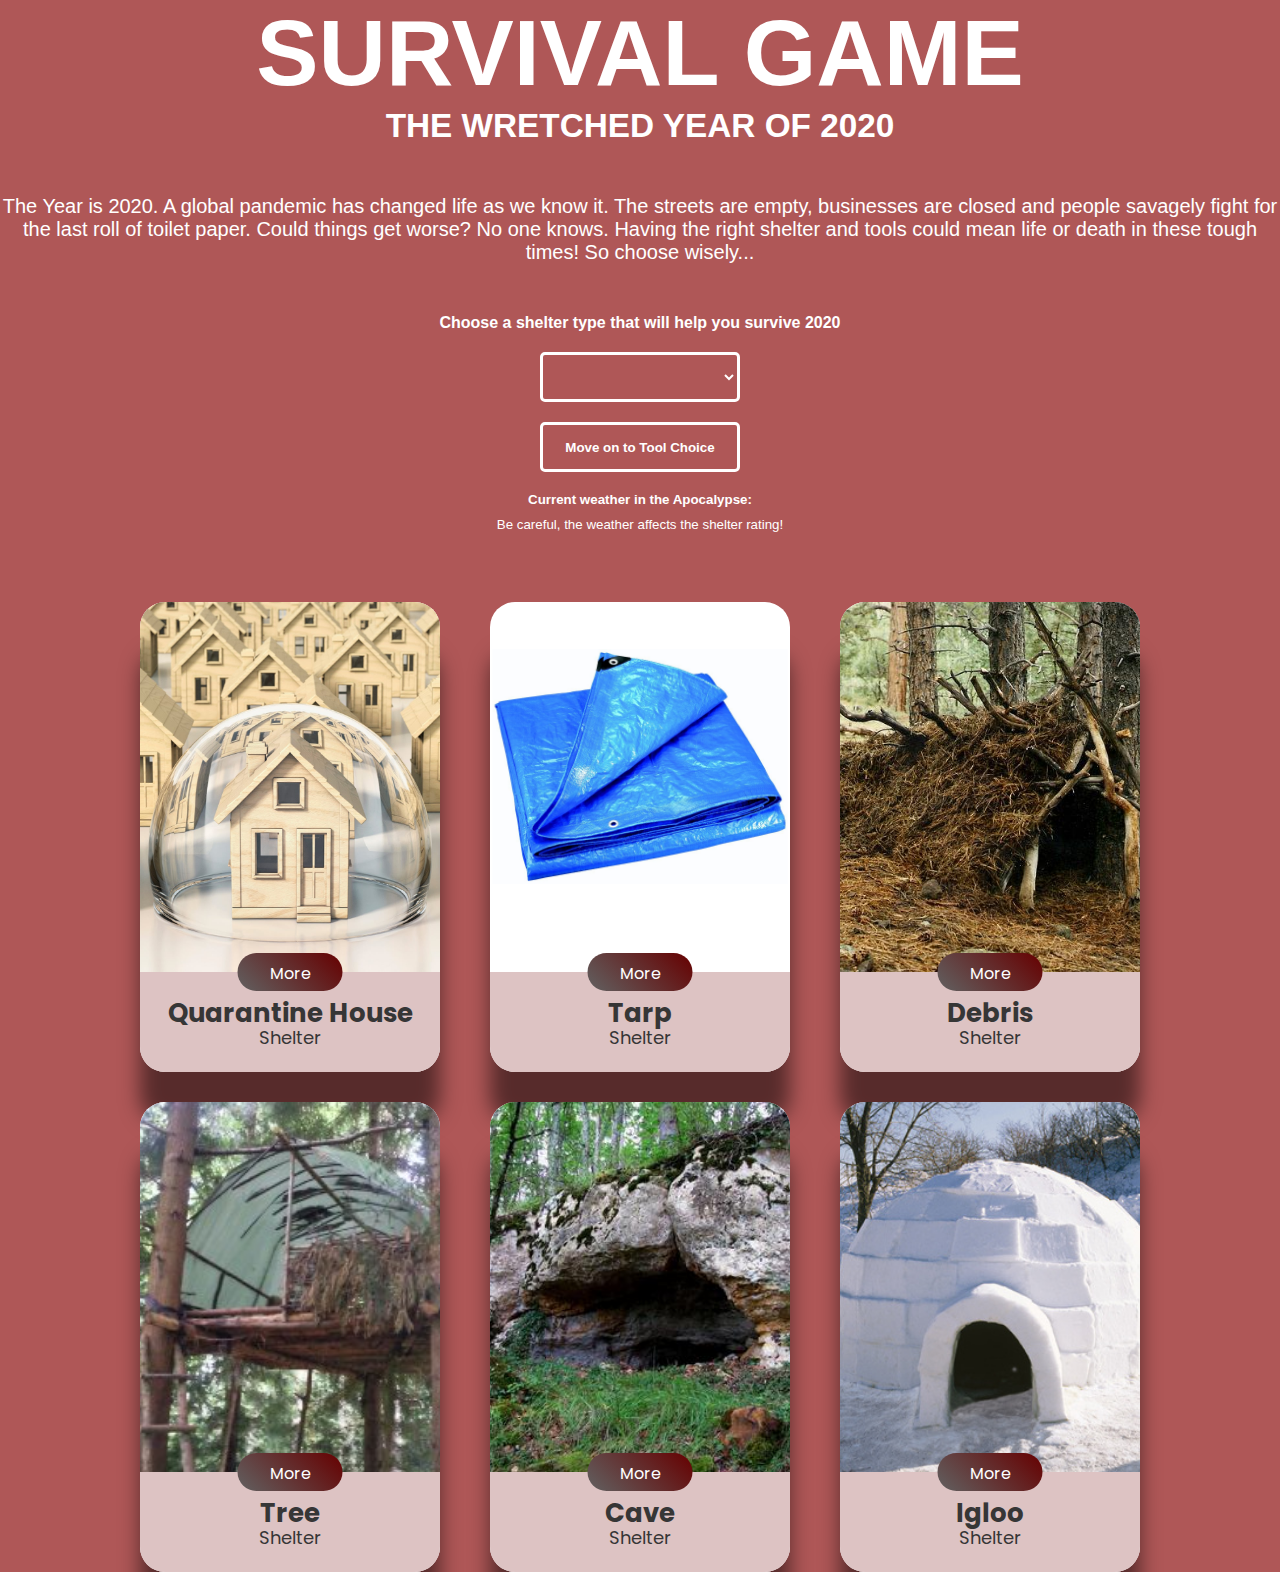
<file: frontEnd/index.html>
<!DOCTYPE html>
<html lang="en">
<head>
    <meta charset="UTF-8">
    <meta name="viewport" content="width=device-width, initial-scale=1.0">
    <title>SURVIVAL</title>
    <link href="https://fonts.googleapis.com/css?family=Poppins:300,400,700&display=swap" rel="stylesheet">
    <script defer src='app.js'></script>
    <link rel="stylesheet" href="style.css">
</head>
<body>
    <header>
        <h1>SURVIVAL GAME</h1>
        <h2>THE WRETCHED YEAR OF 2020</h2>
        <h4>The Year is 2020. A global pandemic has changed life as we know it. The streets are empty, businesses are closed and people savagely fight for the last roll of toilet paper. Could things get worse? No one knows. Having the right shelter and tools could mean life or death in these tough times! So choose wisely... </h4>
    </header>
    <h5>Choose a shelter type that will help you survive 2020</h5>
    <form>
        <select id="shelter-dropdown" name="shelter_id"></select>
        <input type="button" id="shelter-selection" value="Move on to Tool Choice">
    </form>   
    <h6 id="weather">Current weather in the Apocalypse: </h6>
    <h7>Be careful, the weather affects the shelter rating!</h7>
     <div class="firstRow">
        <div class="card">
            <link rel="stylesheet" href="cardStyles/qhouse.css"> 
            <div class="image-box"></div>
            <img class="shelter-image" src="cardImages/qhouse.jpg" alt="qhouse">
            <div class="bottom">
            <div class="btn"> 
                <div class="btn-text">
                    <span>More</span><span>Close</span>
                </div>
            </div>
            <div class="name">Quarantine House</div>
            <div class="designation">Shelter</div>
        </div>
        <div class="cardback">
            <p>Shelter Rating: 7</p>
            <p style="line-height: 1" class="quote"><font size="2"><i>"Jill, we've traced the call - it's coming from inside the house!"</i></font></p>
            <p class="auth"><font size="1">- Officer Burroughs</font></p>
        </div>
    </div>
            
        <div class="card">
            <link rel="stylesheet" href="cardStyles/tarp.css">
            <div class="image-box"></div>
            <img class="tarpshelter-image" src="cardImages/tarp.jpg" alt="tarp">
            <div class="bottom">
                <div class="btn"> 
                    <div class="btn-text">
                        <span>More</span><span>Close</span>
                    </div>
                </div>
                <div class="name">Tarp</div>
                <div class="designation">Shelter</div>
            </div>
            <div class="cardback">
                    <p>Shelter Rating: 6</p>
                    <p style="line-height: 1" class="tarpquote"><font size="2"><i>"The only difference between me and a homeless man is this job. I will do whatever it takes to survive. Like I did - when I was a homeless man."</i></font></p>
                    <p class="tarpauth"><font size="1">- Creed Bratton</font></p>
            </div>
        </div>

        <div class="card">
            <link rel="stylesheet" href="cardStyles/debris.css">
            <div class="image-box"></div>
                <img class="debrisshelter-image" src="cardImages/debris.jpg" alt="debris">
            <div class="bottom">
                <div class="btn"> 
                    <div class="btn-text">
                        <span>More</span><span>Close</span>
                    </div>
                </div>
                <div class="name">Debris</div>
                <div class="designation">Shelter</div>
            </div>
            <div class="cardback">
                <p>Shelter Rating: 5</p>
                <p style="line-height: 1" class="debrisquote"><font size="2"><i>"Catch the early bird special here at the Lobster Shanty - there's fresh seafood, good prices... plus. It's a shanty."</i></font></p>
                <p class="debrisauth"><font size="1">- Peter Griffin</font></p>
    
            </div>
        </div>
    </div>
    <div class="secondRow">  
        <div class="card">
            <link rel="stylesheet" href="cardStyles/tree.css">
            <div class="image-box"></div>
                <img class="treeshelter-image" src="cardImages/tree.jpg" alt="tree">
            <div class="bottom">
                <div class="btn"> 
                    <div class="btn-text">
                        <span>More</span><span>Close</span>
                    </div>
                </div>
                <div class="name">Tree</div>
                <div class="designation">Shelter</div>
            </div>
            <div class="cardback">
                <p>Shelter Rating: 4</p>
                <p style="line-height: 1" class="treequote"><font size="2"><i>"Bears are extremely good in climbing. Their claws provide great grip... They can also kill opponents by throwing them off the tree."</i></font></p>
                <p class="treeauth"><font size="1">- welovebears.club</font></p>
            </div>
        </div>
        <div class="card">
            <link rel="stylesheet" href="cardStyles/cave.css">
            <div class="image-box"></div>
                <img class="caveshelter-image" src="cardImages/cave.jpeg" alt="cave">
            <div class="bottom">
                <div class="btn"> 
                    <div class="btn-text">
                        <span>More</span><span>Close</span>
                    </div>
                </div>
                <div class="name">Cave</div>
                <div class="designation">Shelter</div>
            </div>
            <div class="cardback">
                <p>Shelter Rating: 8</p>
                <p style="line-height: 1" class="cavequote"><font size="2"><i>"The cave you fear to enter holds the treasure you seek."</i></font></p>
                <p class="caveauth"><font size="1">- Joseph Campbell</font></p>
    
            </div>
        </div>
        <div class="card" id="igloo">
            <link rel="stylesheet" href="cardStyles/igloo.css">
            <div class="image-box"></div>
                <img class="iglooshelter-image" src="cardImages/igloo.jpg" alt="igloo">
            <div class="bottom">
                <div class="btn"> 
                    <div class="btn-text">
                        <span>More</span><span>Close</span>
                    </div>
                </div>
                <div class="name">Igloo</div>
                <div class="designation">Shelter</div>
            </div>
            <div class="cardback">
                <p>Shelter Rating: 6</p>
                <p style="line-height: 1" class="iglooquote"><font size="2"><i>"You don't</i><b>  like<i></b> my 'Snowman House of Horror,' </i><b> do<i></b> you?!'"</i></font></p>
                <p class="iglooauth"><font size="1">- Calvin</font></p>
    
            </div>
        </div>
    </div>
    </div>   
    </div>
</body>
</html>
</file>
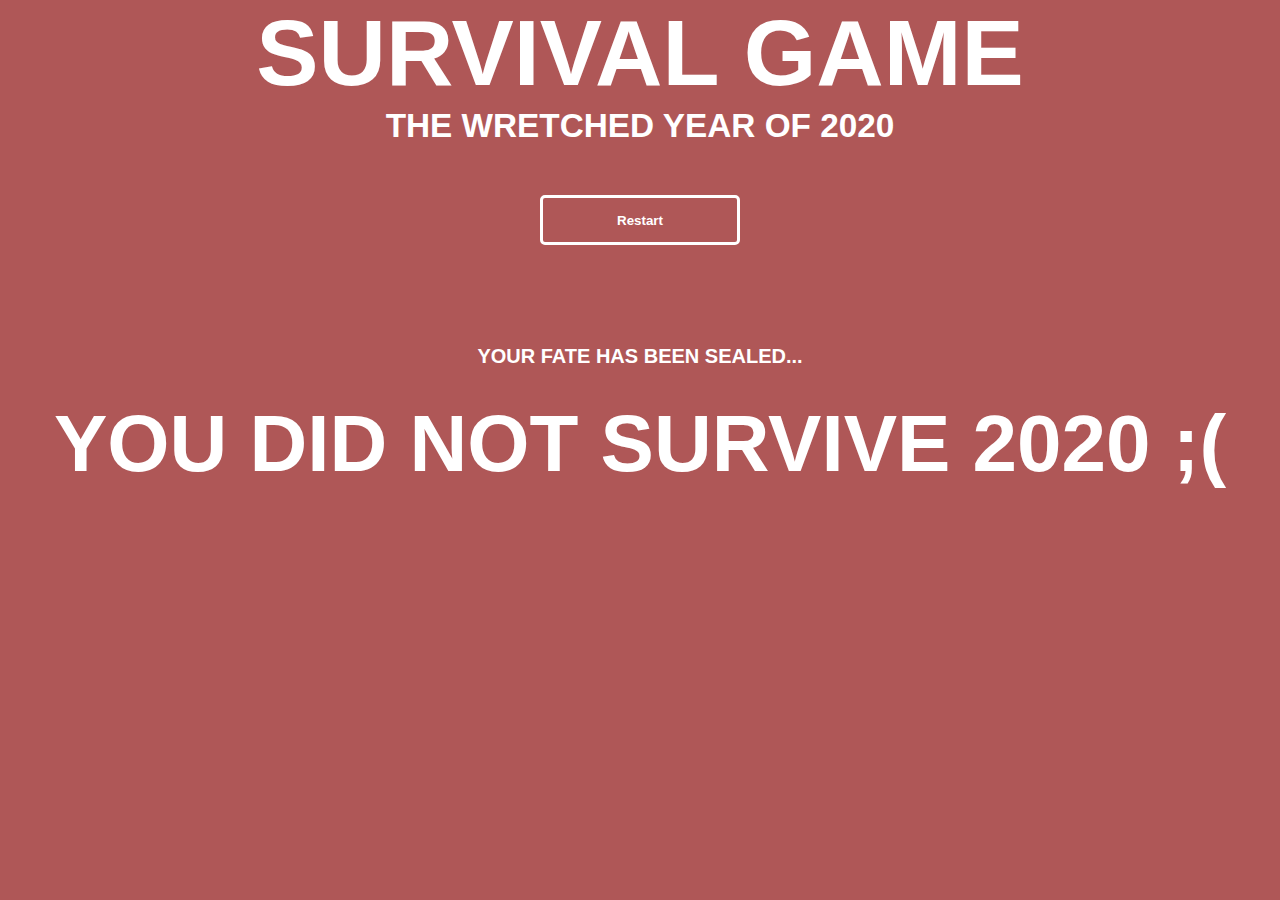
<file: frontEnd/fate.html>
<!DOCTYPE html>
<html lang="en">
<head>
    <meta charset="UTF-8">
    <meta name="viewport" content="width=device-width, initial-scale=1.0">
    <title>Document</title>
    <script defer src='fate.js'></script>
    <link rel="stylesheet" href="fate.css">
</head>
<body>
    <header>
        <h1>SURVIVAL GAME</h1>
        <h2>THE WRETCHED YEAR OF 2020</h2>
    </header>
    <input type="button" onclick="location.href ='index.html';" value="Restart">
    <h3>YOUR FATE HAS BEEN SEALED...</h3>
    <p id="your-fate"></p> 
</body>
</html>
</file>
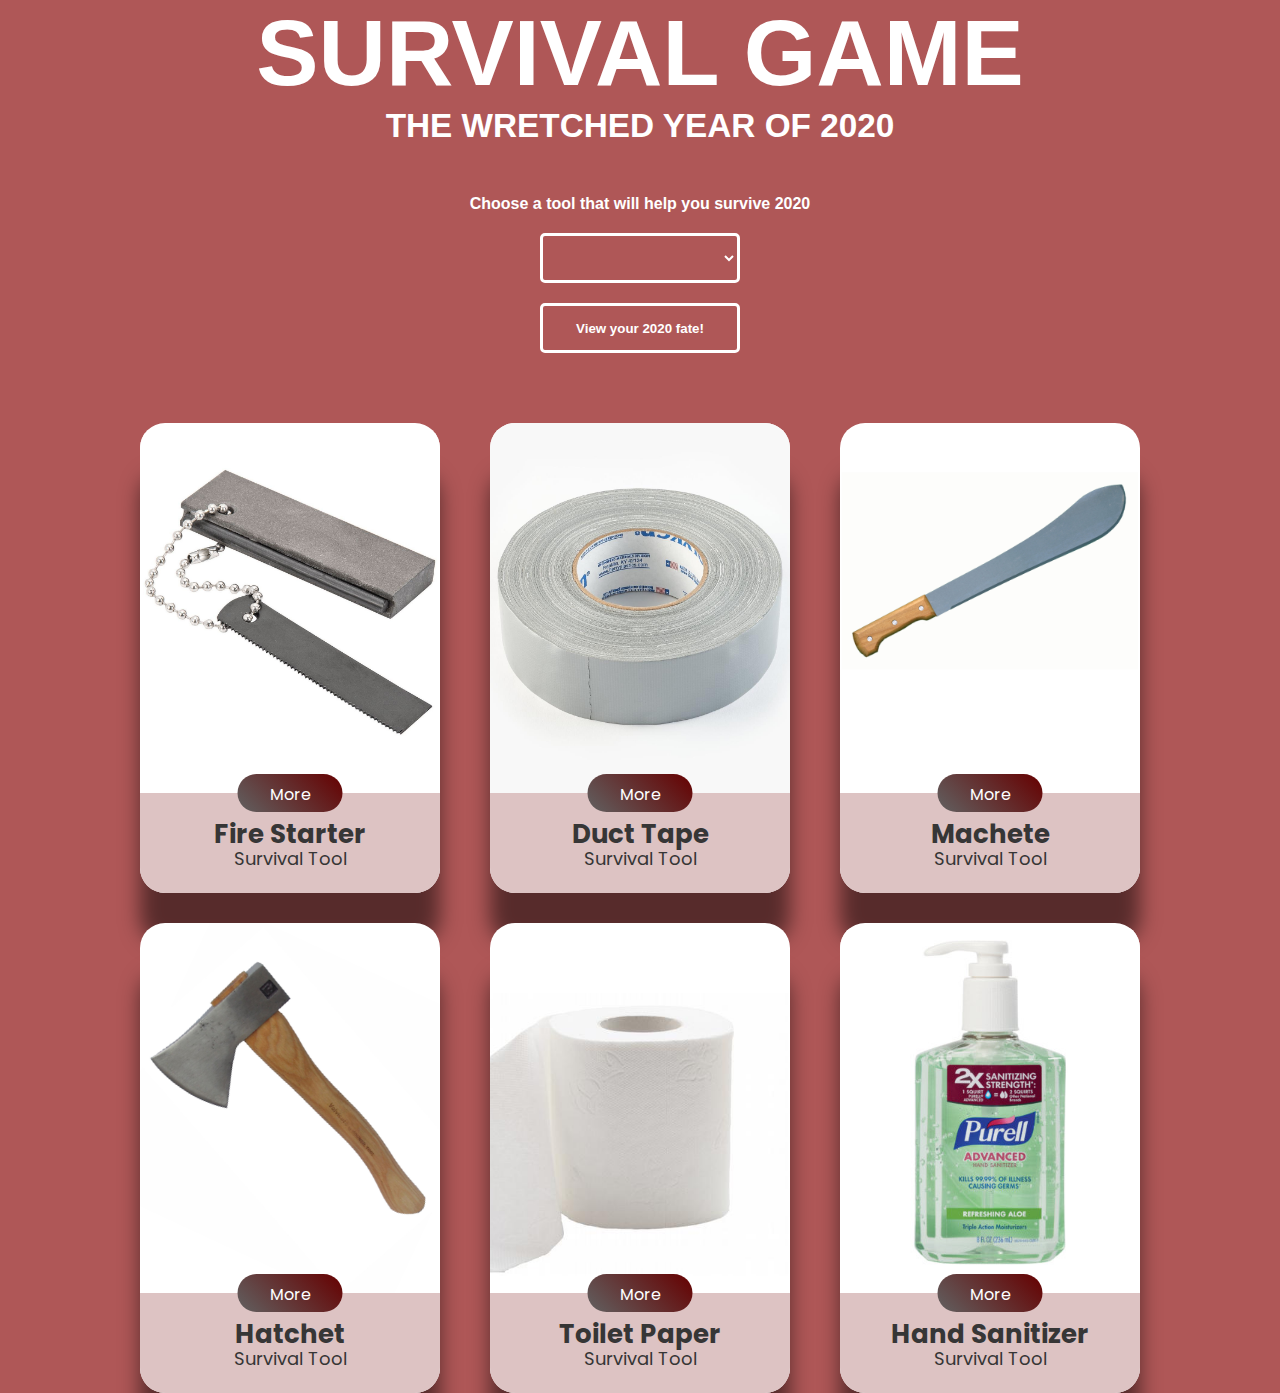
<file: frontEnd/tool.html>
<!DOCTYPE html>
<html lang="en">
<head>
    <meta charset="UTF-8">
    <meta name="viewport" content="width=device-width, initial-scale=1.0">
    <title>Choose your tool!</title>
    <link href="https://fonts.googleapis.com/css?family=Poppins:300,400,700&display=swap" rel="stylesheet">
    <script defer src='tool.js'></script>
    <link rel="stylesheet" href="tool.css">
</head>
<body>
    <header>
        <h1>SURVIVAL GAME</h1>
        <h2>THE WRETCHED YEAR OF 2020</h2>
    </header>
    <h5>Choose a tool that will help you survive 2020</h5>
    <form>
        <select id="tool-dropdown" name="tool_id"></select>
        <input type="button" id="tool-selection" value="View your 2020 fate!">
    </form>    

    <div class="firstRow">
        <div class="card">
            <link rel="stylesheet" href="cardStyles/firestarter.css">
            <div class="image-box"></div>
                <img class="firestartertool-image" src="cardImages/firestarter.jpg" alt="firestarter">
            <div class="bottom">
                <div class="btn"> 
                    <div class="btn-text">
                        <span>More</span><span>Close</span>
                    </div>
                </div>
                <div class="name">Fire Starter</div>
                <div class="designation">Survival Tool</div>
            </div>
            <div class="cardback">
                <p>Tool Rating: 7</p>
                <p style="line-height: 1" class="fsquote"><font size="2"><i>"Heheh.. heh FIRE! heh. FIRE! FIRE! FIRE! heheh."</i></font></p>
                <p class="fsauth"><font size="1">- Beavis</font></p>
    
            </div>
        </div>

        <div class="card">
            <link rel="stylesheet" href="cardStyles/tape.css">
            <div class="image-box"></div>
                <img class="tapetool-image" src="cardImages/tape.jpg" alt="tape">
            <div class="bottom">
                <div class="btn"> 
                    <div class="btn-text">
                        <span>More</span><span>Close</span>
                    </div>
                </div>
                <div class="name">Duct Tape</div>
                <div class="designation">Survival Tool</div>
            </div>
            <div class="cardback">
                <p>Tool Rating: 6</p>
                <p style="line-height: 1" class="tapequote"><font size="2"><i>"Silence is golden. Duct tape is silver."</i></font></p>
                <p style="line-height: 0.8" class="tapeauth"><font size="1">- That stupid shirt that guy<br>you knew in middle school<br>wore all the time</font></p>
    
            </div>
        </div>

        <div class="card">
            <link rel="stylesheet" href="cardStyles/machete.css">
            <div class="image-box"></div>
                <img class="machetetool-image" src="cardImages/farm-machete-1.jpg" alt="Machete">
            <div class="bottom">
                <div class="btn"> 
                    <div class="btn-text">
                        <span>More</span><span>Close</span>
                    </div>
                </div>
                <div class="name">Machete</div>
                <div class="designation">Survival Tool</div>
            </div>
            <div class="cardback">
                <p>Tool Rating: 8</p>
                <p class="machetequote"><font size="2"><i>"Ch ch ch ... ah ah ah"</i></font></p>
                <p class="macheteauth"><font size="1">- Jason Voorhees</font></p>
    
            </div>
        </div>
    </div>
    <div class="secondRow">
        <div class="card">
            <link rel="stylesheet" href="cardStyles/hatchet.css">
            <div class="image-box"></div>
                <img class="hatchettool-image" src="cardImages/hatchet.jpg" alt="Hatchet">
            <div class="bottom">
                <div class="btn"> 
                    <div class="btn-text">
                        <span>More</span><span>Close</span>
                    </div>
                </div>
                <div class="name">Hatchet</div>
                <div class="designation">Survival Tool</div>
            </div>
            <div class="cardback">
                <p>Tool Rating: 6</p>
                <p style="line-height: 1" class="hatchetquote"><font size="2"><i>"Here's Johnny!"</i></font></p>
                <p class="hatchetauth"><font size="1">- Jack Torrance</font></p>
    
            </div>
        </div>

        <div class="card">
            <link rel="stylesheet" href="cardStyles/toiletpaper.css">
            <div class="image-box"></div>
                <img class="tptool-image" src="cardImages/tp.jpg" alt="Toilet Paper">
            <div class="bottom">
                <div class="btn"> 
                    <div class="btn-text">
                        <span>More</span><span>Close</span>
                    </div>
                </div>
                <div class="name">Toilet Paper</div>
                <div class="designation">Survival Tool</div>
            </div>
            <div class="cardback">
                <p>Tool Rating: 4</p>
                <p style="line-height: 1" class="tpquote"><font size="2"><i>"I'm looking into making toilet paper. It's not an option unless you a bum and gotta use newspaper. It's not an option. Like, it's an option if you wanna drive a car. It's an option if you wanna use a straw."</i></font></p>
                <p class="tpauth"><font size="1">- Cam'ron</font></p>
    
            </div>
        </div>

        <div class="card">
            <link rel="stylesheet" href="cardStyles/sanitizer.css">
            <div class="image-box"></div>
                <img class="sanitizertool-image" src="cardImages/sanitizer.jpg" alt="Sanitizer">
            <div class="bottom">
                <div class="btn"> 
                    <div class="btn-text">
                        <span>More</span><span>Close</span>
                    </div>
                </div>
                <div class="name">Hand Sanitizer </div>
                <div class="designation">Survival Tool</div>
            </div>
            <div class="cardback">
                <p>Tool Rating: 7</p>
                <p style="line-height: 1" class="sanitizerquote"><font size="2"><i>"Mr. Colvin sold 300 [of his nearly 18,000] bottles of hand sanitizer at a markup on Amazon before the company removed his listings and warned sellers they would be suspended for price gouging."</i></font></p>
                <p class="sanitizerauth"><font size="1">- Jack Nicas, <i>The Independent</i></font></p>
    
            </div>
        </div>













    </div>
    </div>
    
</body>
</html>
</file>
<file: frontEnd/style.css>
*{
  margin:0;
  padding:0;
}
html, body{
  height:100%;
}

body{
  background-color:rgba(160, 57, 57, 0.849);
  background-image:url(https://townsquare.media/site/366/files/2015/08/Apocalypse1-630x420.jpg?w=980&q=75);
  background-position: center;
  background-size:cover;
  background-blend-mode:soft-light;
  /* width:600px;
  height:300px; */
  /* margin:auto; */
  /* position:absolute; */
  top:0px; bottom:0px; right:0px; left:0px;
}

/* header{
  width:600px;
  height:300px;
  margin:auto;
  position:absolute;
  top:0px; bottom:0px; right:0px; left:0px;
} */
h1{
  display: block;
  text-align: center;
  color:white;
  font-size:70pt;
  font-family:Impact, Haettenschweiler, 'Arial Narrow Bold', sans-serif;
  font-weight: bolder;
}

h2{
  display:block;
  margin-top:0px;
  text-align: center;
  color:white;
  font-size:25pt;
  font-family:"Arial Black", Gadget, sans-serif;
}
h4{
  display:block;
  margin-top:50px;
  text-align: center;
  color:white;
  font-size:15pt;
  font-weight: normal;
  font-family:  'Helvetica Neue', sans-serif;
}
h5{
  display:block;
  margin-top:50px;
  text-align: center;
  color:white;
  font-size:12pt;
  font-weight: bold;
  font-family: -apple-system, BlinkMacSystemFont, 'Segoe UI', Roboto, Oxygen, Ubuntu, Cantarell, 'Open Sans', 'Helvetica Neue', sans-serif;
}

h6{
  display:block;
  margin-top:10px;
  text-align: center;
  color:white;
  font-size:10pt;
  font-family: -apple-system, BlinkMacSystemFont, 'Segoe UI', Roboto, Oxygen, Ubuntu, Cantarell, 'Open Sans', 'Helvetica Neue', sans-serif;
}

h7{
  display:block;
  margin-top:10px;
  text-align: center;
  color:white;
  font-size:10pt;
  font-family: -apple-system, BlinkMacSystemFont, 'Segoe UI', Roboto, Oxygen, Ubuntu, Cantarell, 'Open Sans', 'Helvetica Neue', sans-serif;
}

select,input {
  margin: 20px auto;
  display:block;
  width: 200px;
  height:50px;
  border:3px solid white;
  background-color:rgba(255,255,255,0);
  color:white;
  font-family:-apple-system, BlinkMacSystemFont, 'Segoe UI', Roboto, Oxygen, Ubuntu, Cantarell, 'Open Sans', 'Helvetica Neue', sans-serif;
  font-weight: bold;
  border-radius: 5px;
  
  transition: background-color 1000ms, color 1000ms;
}

.firstRow{
  width: 1200px;
  height: 400px;
  /* transform: translate(-25%); */
  margin: auto;
  margin-top: 20px;
  display: flex;
  justify-content: center;
  flex-direction: row;
}

.secondRow{
  width: 1200px;
  height: 400px;
  /* transform: translate(-25%, 30%); */
  margin: auto;
  margin-top: 100px;
  display: flex;
  justify-content: center;
  flex-direction: row;
}





select:hover{
  background-color:rgba(255,255,255,1);
  color:#222;
  font-family: 'Courier New', Courier, monospace;
  font-weight: bold;
  cursor:pointer;
  
  transition: background-color 1000ms, color 1000ms;
}

input:hover{
  background-color:rgba(255,255,255,1);
  color:#222;
  font-family: 'Courier New', Courier, monospace;
  font-weight: bold;
  cursor:pointer;
  
  transition: background-color 1000ms, color 1000ms;
}
</file>
<file: frontEnd/cardStyles/qhouse.css>
:root {
    --gradient: linear-gradient(45deg, #616161
    0%, #660000 100%);
    --long: 0.7s;
    --short: 0.2s;
}

* {
    margin: 0;
    padding: 0;
    box-sizing: border-box;
    font-family: "Poppins", sans-serif;
}

.card {
    margin-top: 50px;
    margin-bottom: 50px;
    margin-right: 25px;
    margin-left: 25px;
    width: 300px;
    height: 470px;
    background-color: #ffffff;
    border-radius: 25px;
    display: grid;
    grid-template-rows: auto 100px;
    box-shadow: 0 50px 35px #00000080;
    position: relative;
    overflow: hidden;
}

.image-box {
    width: 300px;
    position: relative;

}

.shelter-image {
    position: absolute;
    height: 80%;
    left: 50%;
    transform: translate(-50%);
    transition: var(--long);
}

.bottom {
    display: grid;
    justify-content: center;
    align-content: center;
    text-align: center;
    width: 300px;
    position: relative;
    background-color: #ddc3c3;
    color: #363636;
    transition: var(--long);
}

.name {
    font-weight: bold;
    font-size: 26px;
    line-height: 26px;
    z-index: 1;
    transition: var(--long);

}

.designation {
    margin-top: 5px;
    font-size: 18px;
    line-height: 14px;
    z-index: 1;
    transition: var(--long);

}

.btn {
    padding-top: 8px;
    position: absolute;
    width: 105px;
    height: 38px;
    background: var(--gradient);
    left: 50%;
    transform: translate(-50%, -50%);
    border-radius: 25px;
    color: #fff; 
    cursor: pointer;
    user-select: none;
    overflow: hidden;
    z-index: 2;
    transition: var(--long);
}

.btn-text {
    height: 100%;
    display: grid;
    grid-template-rows: 1fr 1fr;
    transition: var(--long);
}

.cardback {
    padding: 20px;
    position: absolute;
    background-color: transparent;
    top: -100%;
    left: 0;
    height: 100%;
    width: 100%;
    color: #fff;
    display: flex;
    flex-direction: column;
    justify-content: center;
    align-items: center;
    z-index: 0;
    transition: var(--long);
}


.card.active .name, .card.active .designation {
    transform: translateY(-310px);
    color: #fff;
}

.card.active .bottom {
    background-color: transparent; 
}

.card.active .btn {
    transform: translate(-50%, 30px);
}

.card.active .shelter-image {
    height: 150%;
    transform: translate(-50%, -30%)
}

.card.active .btn-text {
    transform: translateY(-27px);
}

.card.active .quote {
    transform: translateY(90px);
}

.card.active .auth {
    transform: translate(66px, 85px);
}

.card.active .cardback {
    top: 0;
    background-color: #000000cc;
}
</file>
<file: frontEnd/cardStyles/tarp.css>
:root {
    --gradient: linear-gradient(45deg, #616161
    0%, #660000 100%);
    --long: 0.7s;
    --short: 0.2s;
}

* {
    margin: 0;
    padding: 0;
    box-sizing: border-box;
    font-family: "Poppins", sans-serif;
}

.card {
    margin-top: 50px;
    margin-bottom: 50px;
    margin-right: 25px;
    margin-left: 25px;
    width: 300px;
    height: 470px;
    background-color: #ffffff;
    border-radius: 25px;
    display: grid;
    grid-template-rows: auto 100px;
    box-shadow: 0 50px 35px #00000080;
    position: relative;
    overflow: hidden;
}

.image-box {
    width: 300px;
    position: relative;

}

.tarpshelter-image {
    position: absolute;
    height: 50%;
    left: 50%;
    transform: translate(-50%, 20%);
    transition: var(--long);
}

.bottom {
    display: grid;
    justify-content: center;
    align-content: center;
    text-align: center;
    width: 300px;
    position: relative;
    background-color: #ddc3c3;
    color: #363636;
    transition: var(--long);
}

.name {
    font-weight: bold;
    font-size: 26px;
    line-height: 26px;
    z-index: 1;
    transition: var(--long);

}

.designation {
    margin-top: 5px;
    font-size: 18px;
    line-height: 14px;
    z-index: 1;
    transition: var(--long);

}

.btn {
    padding-top: 8px;
    position: absolute;
    width: 105px;
    height: 38px;
    background: var(--gradient);
    left: 50%;
    transform: translate(-50%, -50%);
    border-radius: 25px;
    color: #fff; 
    cursor: pointer;
    user-select: none;
    overflow: hidden;
    z-index: 2;
    transition: var(--long);
}

.btn-text {
    height: 100%;
    display: grid;
    grid-template-rows: 1fr 1fr;
    transition: var(--long);
}

.cardback {
    padding: 20px;
    position: absolute;
    background-color: transparent;
    top: -100%;
    left: 0;
    height: 100%;
    width: 100%;
    color: #fff;
    display: flex;
    flex-direction: column;
    justify-content: center;
    align-items: center;
    z-index: 0;
    transition: var(--long);
}


.card.active .name, .card.active .designation {
    transform: translateY(-310px);
    color: #fff;
}

.card.active .bottom {
    background-color: transparent; 
}

.card.active .btn {
    transform: translate(-50%, 30px);
}

.card.active .tarpshelter-image {
    height: 150%;
    transform: translate(-50%, -20%)
}

.card.active .btn-text {
    transform: translateY(-27px);
}

.card.active .tarpquote {
    transform: translateY(90px);
}

.card.active .tarpauth {
    transform: translate(80px, 85px);
}

.card.active .cardback {
    top: 0;
    background-color: #000000cc;
}
</file>
<file: frontEnd/cardStyles/debris.css>
:root {
    --gradient: linear-gradient(45deg, #616161
    0%, #660000 100%);
    --long: 0.7s;
    --short: 0.2s;
}

* {
    margin: 0;
    padding: 0;
    box-sizing: border-box;
    font-family: "Poppins", sans-serif;
}

.card {
    margin-top: 50px;
    margin-bottom: 50px;
    margin-right: 25px;
    margin-left: 25px;
    width: 300px;
    height: 470px;
    background-color: #ffffff;
    border-radius: 25px;
    display: grid;
    grid-template-rows: auto 100px;
    box-shadow: 0 50px 35px #00000080;
    position: relative;
    overflow: hidden;
}

.image-box {
    width: 300px;
    position: relative;

}

.debrisshelter-image {
    position: absolute;
    height: 82%;
    left: 50%;
    transform: translate(-50%);
    transition: var(--long);
}

.bottom {
    display: grid;
    justify-content: center;
    align-content: center;
    text-align: center;
    width: 300px;
    position: relative;
    background-color: #ddc3c3;
    color: #363636;
    transition: var(--long);
}

.name {
    font-weight: bold;
    font-size: 26px;
    line-height: 26px;
    z-index: 1;
    transition: var(--long);

}

.designation {
    margin-top: 5px;
    font-size: 18px;
    line-height: 14px;
    z-index: 1;
    transition: var(--long);

}

.btn {
    padding-top: 8px;
    position: absolute;
    width: 105px;
    height: 38px;
    background: var(--gradient);
    left: 50%;
    transform: translate(-50%, -50%);
    border-radius: 25px;
    color: #fff; 
    cursor: pointer;
    user-select: none;
    overflow: hidden;
    z-index: 2;
    transition: var(--long);
}

.btn-text {
    height: 100%;
    display: grid;
    grid-template-rows: 1fr 1fr;
    transition: var(--long);
}

.cardback {
    padding: 20px;
    position: absolute;
    background-color: transparent;
    top: -100%;
    left: 0;
    height: 100%;
    width: 100%;
    color: #fff;
    display: flex;
    flex-direction: column;
    justify-content: center;
    align-items: center;
    z-index: 0;
    transition: var(--long);
}


.card.active .name, .card.active .designation {
    transform: translateY(-310px);
    color: #fff;
}

.card.active .bottom {
    background-color: transparent; 
}

.card.active .btn {
    transform: translate(-50%, 30px);
}

.card.active .debrisshelter-image {
    height: 180%;
    transform: translate(-65%, -30%)
}

.card.active .btn-text {
    transform: translateY(-27px);
}

.card.active .debrisquote {
    transform: translateY(90px);
}

.card.active .debrisauth {
    transform: translate(88px, 85px);
}

.card.active .cardback {
    top: 0;
    background-color: #000000cc;
}
</file>
<file: frontEnd/cardStyles/tree.css>
:root {
    --gradient: linear-gradient(45deg, #616161
    0%, #660000 100%);
    --long: 0.7s;
    --short: 0.2s;
}

* {
    margin: 0;
    padding: 0;
    box-sizing: border-box;
    font-family: "Poppins", sans-serif;
}

.card {
    margin-top: 50px;
    margin-bottom: 50px;
    margin-right: 25px;
    margin-left: 25px;
    width: 300px;
    height: 470px;
    background-color: #ffffff;
    border-radius: 25px;
    display: grid;
    grid-template-rows: auto 100px;
    box-shadow: 0 20px 30px #00000080;
    position: relative;
    overflow: hidden;
}

.image-box {
    width: 300px;
    position: relative;

}

.treeshelter-image {
    position: absolute;
    height: 79%;
    left: 50%;
    transform: translate(-50%);
    transition: var(--long);
}

.bottom {
    display: grid;
    justify-content: center;
    align-content: center;
    text-align: center;
    width: 300px;
    position: relative;
    background-color: #ddc3c3;
    color: #363636;
    transition: var(--long);
}

.name {
    font-weight: bold;
    font-size: 26px;
    line-height: 26px;
    z-index: 1;
    transition: var(--long);

}

.designation {
    margin-top: 5px;
    font-size: 18px;
    line-height: 14px;
    z-index: 1;
    transition: var(--long);

}

.btn {
    padding-top: 8px;
    position: absolute;
    width: 105px;
    height: 38px;
    background: var(--gradient);
    left: 50%;
    transform: translate(-50%, -50%);
    border-radius: 25px;
    color: #fff; 
    cursor: pointer;
    user-select: none;
    overflow: hidden;
    z-index: 2;
    transition: var(--long);
}

.btn-text {
    height: 100%;
    display: grid;
    grid-template-rows: 1fr 1fr;
    transition: var(--long);
}

.cardback {
    padding: 20px;
    position: absolute;
    background-color: transparent;
    top: -100%;
    left: 0;
    height: 100%;
    width: 100%;
    color: #fff;
    display: flex;
    flex-direction: column;
    justify-content: center;
    align-items: center;
    z-index: 0;
    transition: var(--long);
}


.card.active .name, .card.active .designation {
    transform: translateY(-310px);
    color: #fff;
}

.card.active .bottom {
    background-color: transparent; 
}

.card.active .btn {
    transform: translate(-50%, 30px);
}

.card.active .treeshelter-image {
    height: 180%;
    transform: translate(-50%, -30%)
}

.card.active .btn-text {
    transform: translateY(-27px);
}

.card.active .treequote {
    transform: translateY(90px);
}

.card.active .treeauth {
    transform: translate(60px, 85px);
}

.card.active .cardback {
    top: 0;
    background-color: #000000cc;
}
</file>
<file: frontEnd/cardStyles/cave.css>
:root {
    --gradient: linear-gradient(45deg, #616161
    0%, #660000 100%);
    --long: 0.7s;
    --short: 0.2s;
}

* {
    margin: 0;
    padding: 0;
    box-sizing: border-box;
    font-family: "Poppins", sans-serif;
}

.card {
    margin-top: 50px;
    margin-bottom: 50px;
    margin-right: 25px;
    margin-left: 25px;
    width: 300px;
    height: 470px;
    background-color: #ffffff;
    border-radius: 25px;
    display: grid;
    grid-template-rows: auto 100px;
    box-shadow: 0 20px 30px #00000080;
    position: relative;
    overflow: hidden;
}

.image-box {
    width: 300px;
    position: relative;

}

.caveshelter-image {
    position: absolute;
    height: 80%;
    left: 50%;
    transform: translate(-50%);
    transition: var(--long);
}

.bottom {
    display: grid;
    justify-content: center;
    align-content: center;
    text-align: center;
    width: 300px;
    position: relative;
    background-color: #ddc3c3;
    color: #363636;
    transition: var(--long);
}

.name {
    font-weight: bold;
    font-size: 26px;
    line-height: 26px;
    z-index: 1;
    transition: var(--long);

}

.designation {
    margin-top: 5px;
    font-size: 18px;
    line-height: 14px;
    z-index: 1;
    transition: var(--long);

}

.btn {
    padding-top: 8px;
    position: absolute;
    width: 105px;
    height: 38px;
    background: var(--gradient);
    left: 50%;
    transform: translate(-50%, -50%);
    border-radius: 25px;
    color: #fff; 
    cursor: pointer;
    user-select: none;
    overflow: hidden;
    z-index: 2;
    transition: var(--long);
}

.btn-text {
    height: 100%;
    display: grid;
    grid-template-rows: 1fr 1fr;
    transition: var(--long);
}

.cardback {
    padding: 20px;
    position: absolute;
    background-color: transparent;
    top: -100%;
    left: 0;
    height: 100%;
    width: 100%;
    color: #fff;
    display: flex;
    flex-direction: column;
    justify-content: center;
    align-items: center;
    z-index: 0;
    transition: var(--long);
}


.card.active .name, .card.active .designation {
    transform: translateY(-310px);
    color: #fff;
}

.card.active .bottom {
    background-color: transparent; 
}

.card.active .btn {
    transform: translate(-50%, 30px);
}

.card.active .caveshelter-image {
    height: 180%;
    transform: translate(-50%, -30%)
}

.card.active .btn-text {
    transform: translateY(-27px);
}

.card.active .cavequote {
    transform: translateY(90px);
}

.card.active .caveauth {
    transform: translate(60px, 85px);
}

.card.active .cardback {
    top: 0;
    background-color: #000000cc;
}
</file>
<file: frontEnd/cardStyles/igloo.css>
:root {
    --gradient: linear-gradient(45deg, #616161
    0%, #660000 100%);
    --long: 0.7s;
    --short: 0.2s;
}

* {
    margin: 0;
    padding: 0;
    box-sizing: border-box;
    font-family: "Poppins", sans-serif;
}

.card {
    margin-top: 50px;
    margin-bottom: 50px;
    margin-right: 25px;
    margin-left: 25px;
    width: 300px;
    height: 470px;
    background-color: #ffffff;
    border-radius: 25px;
    display: grid;
    grid-template-rows: auto 100px;
    box-shadow: 0 50px 20px #00000080;
    position: relative;
    overflow: hidden;
}

.image-box {
    width: 300px;
    position: relative;

}

.iglooshelter-image {
    position: absolute;
    height: 79%;
    left: 50%;
    transform: translate(-45%);
    transition: var(--long);
}

.bottom {
    display: grid;
    justify-content: center;
    align-content: center;
    text-align: center;
    width: 300px;
    position: relative;
    background-color: #ddc3c3;
    color: #363636;
    transition: var(--long);
}

.name {
    font-weight: bold;
    font-size: 26px;
    line-height: 26px;
    z-index: 1;
    transition: var(--long);

}

.designation {
    margin-top: 5px;
    font-size: 18px;
    line-height: 14px;
    z-index: 1;
    transition: var(--long);

}

.btn {
    padding-top: 8px;
    position: absolute;
    width: 105px;
    height: 38px;
    background: var(--gradient);
    left: 50%;
    transform: translate(-50%, -50%);
    border-radius: 25px;
    color: #fff; 
    cursor: pointer;
    user-select: none;
    overflow: hidden;
    z-index: 2;
    transition: var(--long);
}

.btn-text {
    height: 100%;
    display: grid;
    grid-template-rows: 1fr 1fr;
    transition: var(--long);
}

.cardback {
    padding: 20px;
    position: absolute;
    background-color: transparent;
    top: -100%;
    left: 0;
    height: 100%;
    width: 100%;
    color: #fff;
    display: flex;
    flex-direction: column;
    justify-content: center;
    align-items: center;
    z-index: 0;
    transition: var(--long);
}


.card.active .name, .card.active .designation {
    transform: translateY(-310px);
    color: #fff;
}

.card.active .bottom {
    background-color: transparent; 
}

.card.active .btn {
    transform: translate(-50%, 30px);
}

.card.active .iglooshelter-image {
    height: 180%;
    transform: translate(-45%, -45%)
}

.card.active .btn-text {
    transform: translateY(-27px);
}

.card.active .iglooquote {
    transform: translateY(90px);
}

.card.active .iglooauth {
    transform: translate(98px, 85px);
}

.card.active .cardback {
    top: 0;
    background-color: #000000cc;
}
</file>
<file: frontEnd/fate.css>
*{
    margin:0;
    padding:0;
  }
  html, body{
    height:100%;
  }
  
  body{
    background-color:rgba(160, 57, 57, 0.849);
    background-image:url(https://townsquare.media/site/366/files/2015/08/Apocalypse1-630x420.jpg?w=980&q=75);
    background-position:center;
    background-size:cover;
    background-blend-mode:soft-light;
    /* width:600px;
    height:300px;
    margin:auto; */
    /* position:absolute; */
    top:0px; bottom:0px; right:0px; left:0px;
    text-align: center;
  }
  
  /* header{
    width:600px;
    height:300px;
    margin:auto;
    position:absolute;
    top:0px; bottom:0px; right:0px; left:0px;
  } */
  h1 {
    display: block;
    text-align: center;
    color:white;
    font-size:70pt;
    font-family:Impact, Haettenschweiler, 'Arial Narrow Bold', sans-serif;
    font-weight: bolder;
  }
  h2 {
    display:block;
    margin-top:0px;
    text-align: center;
    color:white;
    font-size:25pt;
    font-family:"Arial Black", Gadget, sans-serif;
  }
  h3 {
    display:block;
    margin-top:100px;
    text-align: center;
    color:white;
    font-size:15pt;
    font-family:-apple-system, BlinkMacSystemFont, 'Segoe UI', Roboto, Oxygen, Ubuntu, Cantarell, 'Open Sans', 'Helvetica Neue', sans-serif;
  }
  p {
    display: block;
    margin-top:30px;
    text-align: center;
    color:white;
    font-size:60pt;
    font-family: Verdana, Geneva, Tahoma, sans-serif;
    font-weight: bolder;
  }
  input {
    display: inline-block;
    margin-top:50px;
    width:200px;
    height:50px;
    text-align:center;
    border:3px solid white;
    background-color:rgba(255,255,255,0);
    color:white;
    font-family:-apple-system, BlinkMacSystemFont, 'Segoe UI', Roboto, Oxygen, Ubuntu, Cantarell, 'Open Sans', 'Helvetica Neue', sans-serif;
    font-weight: bold;
    border-radius: 5px;
  }
  input:hover{
    background-color:rgba(255,255,255,1);
    color:#222;
    font-family: 'Courier New', Courier, monospace;
    font-weight: bold;
    cursor:pointer;
    
    transition: background-color 1000ms, color 1000ms;
  }
</file>
<file: frontEnd/tool.css>
*{
  margin:0;
  padding:0;
}
html, body{
  height:100%;
}
  
body{
  background-color:rgba(160, 57, 57, 0.849);
  background-image:url(https://townsquare.media/site/366/files/2015/08/Apocalypse1-630x420.jpg?w=980&q=75);
  background-position:center;
  background-size:cover;
  background-blend-mode:soft-light;
  /* width:600px;
  height:300px;
  margin:auto; */
  /* position:absolute; */
  top:0px; bottom:0px; right:0px; left:0px;
}

/* header{
  width:600px;
  height:300px;
  margin:auto;
  position:absolute;
  top:0px; bottom:0px; right:0px; left:0px;
  } */
h1{
  display: block;
  text-align: center;
  color:white;
  font-size:70pt;
  font-family:Impact, Haettenschweiler, 'Arial Narrow Bold', sans-serif;
  font-weight: bolder;
}

h2{
  display:block;
  margin-top:0px;
  text-align: center;
  color:white;
  font-size:25pt;
  font-family:"Arial Black", Gadget, sans-serif;
}

h5{
  display:block;
  margin-top:50px;
  text-align: center;
  color:white;
  font-size:12pt;
  font-family: -apple-system, BlinkMacSystemFont, 'Segoe UI', Roboto, Oxygen, Ubuntu, Cantarell, 'Open Sans', 'Helvetica Neue', sans-serif;
}

/* form {
  margin: 20px auto;
  display:block;
  width: 420px;
  height:50px;
  background-color:rgba(255,255,255,0);
  color:white;
  font-family:-apple-system, BlinkMacSystemFont, 'Segoe UI', Roboto, Oxygen, Ubuntu, Cantarell, 'Open Sans', 'Helvetica Neue', sans-serif;
  font-weight: bold;
  border-radius: 5px;

  transition: background-color 1000ms, color 1000ms;
} */

select, input {
  margin: 20px auto;
  display:block;
  width:200px;
  height:50px;
  border:3px solid white;
  background-color:rgba(255,255,255,0);
  color:white;
  font-family:-apple-system, BlinkMacSystemFont, 'Segoe UI', Roboto, Oxygen, Ubuntu, Cantarell, 'Open Sans', 'Helvetica Neue', sans-serif;
  font-weight: bold;
  border-radius: 5px;

  transition: background-color 1000ms, color 1000ms;
}

.firstRow{
  width: 1200px;
  height: 400px;
  /* transform: translate(-25%); */
  margin: auto;
  margin-top: 20px;
  display: flex;
  justify-content: center;
  flex-direction: row;
}
  
.secondRow{
  width: 1200px;
  height: 400px;
  /* transform: translate(-25%, 30%); */
  margin: auto;
  margin-top: 100px;
  display: flex;
  justify-content: center;
  flex-direction: row;
}
  
  
select:hover{
  background-color:rgba(255,255,255,1);
  color:#222;
  font-family: 'Courier New', Courier, monospace;
  font-weight: bold;
  cursor:pointer;

  transition: background-color 1000ms, color 1000ms;
}

input:hover{
  background-color:rgba(255,255,255,1);
  color:#222;
  font-family: 'Courier New', Courier, monospace;
  font-weight: bold;
  cursor:pointer;

  transition: background-color 1000ms, color 1000ms;
}
</file>
<file: frontEnd/cardStyles/firestarter.css>
:root {
    --gradient: linear-gradient(45deg, #616161
    0%, #660000 100%);
    --long: 0.7s;
    --short: 0.2s;
}

* {
    margin: 0;
    padding: 0;
    box-sizing: border-box;
    font-family: "Poppins", sans-serif;
}

.card {
    margin-top: 50px;
    margin-bottom: 50px;
    margin-right: 25px;
    margin-left: 25px;
    width: 300px;
    height: 470px;
    background-color: #ffffff;
    border-radius: 25px;
    display: grid;
    grid-template-rows: auto 100px;
    box-shadow: 0 50px 20px #00000080;
    position: relative;
    overflow: hidden;
}

.image-box {
    width: 300px;
    position: relative;

}

.firestartertool-image {
    position: absolute;
    height: 70%;
    left: 50%;
    transform: translate(-50%, 3%);
    transition: var(--long);
}

.bottom {
    display: grid;
    justify-content: center;
    align-content: center;
    text-align: center;
    width: 300px;
    position: relative;
    background-color: #ddc3c3;
    color: #363636;
    transition: var(--long);
}

.name {
    font-weight: bold;
    font-size: 26px;
    line-height: 26px;
    z-index: 1;
    transition: var(--long);

}

.designation {
    margin-top: 5px;
    font-size: 18px;
    line-height: 14px;
    z-index: 1;
    transition: var(--long);

}

.btn {
    padding-top: 8px;
    position: absolute;
    width: 105px;
    height: 38px;
    background: var(--gradient);
    left: 50%;
    transform: translate(-50%, -50%);
    border-radius: 25px;
    color: #fff; 
    cursor: pointer;
    user-select: none;
    overflow: hidden;
    z-index: 2;
    transition: var(--long);
}

.btn-text {
    height: 100%;
    display: grid;
    grid-template-rows: 1fr 1fr;
    transition: var(--long);
}

.cardback {
    padding: 20px;
    position: absolute;
    background-color: transparent;
    top: -100%;
    left: 0;
    height: 100%;
    width: 100%;
    color: #fff;
    display: flex;
    flex-direction: column;
    justify-content: center;
    align-items: center;
    z-index: 0;
    transition: var(--long);
}


.card.active .name, .card.active .designation {
    transform: translateY(-310px);
    color: #fff;
}

.card.active .bottom {
    background-color: transparent; 
}

.card.active .btn {
    transform: translate(-50%, 30px);
}

.card.active .firestartertool-image {
    height: 100%;
    transform: rotate(-23deg) translate(-48%, -10%)
}

.card.active .btn-text {
    transform: translateY(-27px);
}

.card.active .fsquote {
    transform: translateY(90px);
}

.card.active .fsauth {
    transform: translate(82px, 85px);
}

.card.active .cardback {
    top: 0;
    background-color: #000000cc;
}
</file>
<file: frontEnd/cardStyles/tape.css>
:root {
    --gradient: linear-gradient(45deg, #616161
    0%, #660000 100%);
    --long: 0.7s;
    --short: 0.2s;
}

* {
    margin: 0;
    padding: 0;
    box-sizing: border-box;
    font-family: "Poppins", sans-serif;
}

.card {
    width: 300px;
    height: 470px;
    background-color: #ffffff;
    border-radius: 25px;
    display: grid;
    grid-template-rows: auto 100px;
    box-shadow: 0 50px 20px #00000080;
    position: relative;
    overflow: hidden;
}

.image-box {
    width: 300px;
    position: relative;

}

.tapetool-image {
    position: absolute;
    height: 85%;
    left: 50%;
    transform: translate(-50%, -5%);
    transition: var(--long);
}

.bottom {
    display: grid;
    justify-content: center;
    align-content: center;
    text-align: center;
    width: 300px;
    position: relative;
    background-color: #ddc3c3;
    color: #363636;
    transition: var(--long);
}

.name {
    font-weight: bold;
    font-size: 26px;
    line-height: 26px;
    z-index: 1;
    transition: var(--long);

}

.designation {
    margin-top: 5px;
    font-size: 18px;
    line-height: 14px;
    z-index: 1;
    transition: var(--long);

}

.btn {
    padding-top: 8px;
    position: absolute;
    width: 105px;
    height: 38px;
    background: var(--gradient);
    left: 50%;
    transform: translate(-50%, -50%);
    border-radius: 25px;
    color: #fff; 
    cursor: pointer;
    user-select: none;
    overflow: hidden;
    z-index: 2;
    transition: var(--long);
}

.btn-text {
    height: 100%;
    display: grid;
    grid-template-rows: 1fr 1fr;
    transition: var(--long);
}

.cardback {
    padding: 20px;
    position: absolute;
    background-color: transparent;
    top: -100%;
    left: 0;
    height: 100%;
    width: 100%;
    color: #fff;
    display: flex;
    flex-direction: column;
    justify-content: center;
    align-items: center;
    z-index: 0;
    transition: var(--long);
}


.card.active .name, .card.active .designation {
    transform: translateY(-310px);
    color: #fff;
}

.card.active .bottom {
    background-color: transparent; 
}

.card.active .btn {
    transform: translate(-50%, 30px);
}

.card.active .tapetool-image {
    height: 150%;
    transform: translate(-50%, -15%)
}

.card.active .btn-text {
    transform: translateY(-27px);
}

.card.active .tapequote {
    transform: translateY(90px);
}

.card.active .tapeauth {
    transform: translate(55px, 88px);
}

.card.active .cardback {
    top: 0;
    background-color: #000000cc;
}
</file>
<file: frontEnd/cardStyles/machete.css>
:root {
    --gradient: linear-gradient(45deg, #616161
    0%, #660000 100%);
    --long: 0.7s;
    --short: 0.2s;
}

* {
    margin: 0;
    padding: 0;
    box-sizing: border-box;
    font-family: "Poppins", sans-serif;
}

.card {
    width: 300px;
    height: 470px;
    background-color: #ffffff;
    border-radius: 25px;
    display: grid;
    grid-template-rows: auto 100px;
    box-shadow: 0 50px 20px #00000080;
    position: relative;
    overflow: hidden;
}

.image-box {
    width: 300px;
    position: relative;

}

.machetetool-image {
    position: absolute;
    height: 42%;
    left: 50%;
    transform: translate(-50%, 25%);
    transition: var(--long);
}

.bottom {
    display: grid;
    justify-content: center;
    align-content: center;
    text-align: center;
    width: 300px;
    position: relative;
    background-color: #ddc3c3;
    color: #363636;
    transition: var(--long);
}

.name {
    font-weight: bold;
    font-size: 26px;
    line-height: 26px;
    z-index: 1;
    transition: var(--long);

}

.designation {
    margin-top: 5px;
    font-size: 18px;
    line-height: 14px;
    z-index: 1;
    transition: var(--long);

}

.btn {
    padding-top: 8px;
    position: absolute;
    width: 105px;
    height: 38px;
    background: var(--gradient);
    left: 50%;
    transform: translate(-50%, -50%);
    border-radius: 25px;
    color: #fff; 
    cursor: pointer;
    user-select: none;
    overflow: hidden;
    z-index: 2;
    transition: var(--long);
}

.btn-text {
    height: 100%;
    display: grid;
    grid-template-rows: 1fr 1fr;
    transition: var(--long);
}

.cardback {
    padding: 20px;
    position: absolute;
    background-color: transparent;
    top: -100%;
    left: 0;
    height: 100%;
    width: 100%;
    color: #fff;
    display: flex;
    flex-direction: column;
    justify-content: center;
    align-items: center;
    z-index: 0;
    transition: var(--long);
}


.card.active .name, .card.active .designation {
    transform: translateY(-310px);
    color: #fff;
}

.card.active .bottom {
    background-color: transparent; 
}

.card.active .btn {
    transform: translate(-50%, 30px);
}

.card.active .machetetool-image {
    height: 375px;
    transform: rotate(-60deg) translate(-250px, -180px);
}

.card.active .btn-text {
    transform: translateY(-27px);
}

.card.active .machetequote {
    transform: translateY(90px);
}

.card.active .macheteauth {
    transform: translate(25px, 75px);
}

.card.active .cardback {
    top: 0;
    background-color: #000000cc;
}
</file>
<file: frontEnd/cardStyles/hatchet.css>
:root {
    --gradient: linear-gradient(45deg, #616161
    0%, #660000 100%);
    --long: 0.7s;
    --short: 0.2s;
}

* {
    margin: 0;
    padding: 0;
    box-sizing: border-box;
    font-family: "Poppins", sans-serif;
}

.card {
    width: 300px;
    height: 470px;
    background-color: #ffffff;
    border-radius: 25px;
    display: grid;
    grid-template-rows: auto 100px;
    box-shadow: 0 50px 20px #00000080;
    position: relative;
    overflow: hidden;
}

.image-box {
    width: 300px;
    position: relative;

}

.hatchettool-image {
    position: absolute;
    height: 66%;
    left: 50%;
    transform: rotate(25deg) translate(-38%, 30%);
    transition: var(--long);
}

.bottom {
    display: grid;
    justify-content: center;
    align-content: center;
    text-align: center;
    width: 300px;
    position: relative;
    background-color: #ddc3c3;
    color: #363636;
    transition: var(--long);
}

.name {
    font-weight: bold;
    font-size: 26px;
    line-height: 26px;
    z-index: 1;
    transition: var(--long);

}

.designation {
    margin-top: 5px;
    font-size: 18px;
    line-height: 14px;
    z-index: 1;
    transition: var(--long);

}

.btn {
    padding-top: 8px;
    position: absolute;
    width: 105px;
    height: 38px;
    background: var(--gradient);
    left: 50%;
    transform: translate(-50%, -50%);
    border-radius: 25px;
    color: #fff; 
    cursor: pointer;
    user-select: none;
    overflow: hidden;
    z-index: 2;
    transition: var(--long);
}

.btn-text {
    height: 100%;
    display: grid;
    grid-template-rows: 1fr 1fr;
    transition: var(--long);
}

.cardback {
    padding: 20px;
    position: absolute;
    background-color: transparent;
    top: -100%;
    left: 0;
    height: 100%;
    width: 100%;
    color: #fff;
    display: flex;
    flex-direction: column;
    justify-content: center;
    align-items: center;
    z-index: 0;
    transition: var(--long);
}


.card.active .name, .card.active .designation {
    transform: translateY(-310px);
    color: #fff;
}

.card.active .bottom {
    background-color: transparent; 
}

.card.active .btn {
    transform: translate(-50%, 30px);
}

.card.active .hatchettool-image {
    height: 500px;
    transform: rotate(70deg) translate(30px, 295px);
}

.card.active .btn-text {
    transform: translateY(-27px);
}

.card.active .hatchetquote {
    transform: translateY(90px);
}

.card.active .hatchetauth {
    transform: translate(14px, 85px);
}

.card.active .cardback {
    top: 0;
    background-color: #000000cc;
}
</file>
<file: frontEnd/cardStyles/toiletpaper.css>
:root {
    --gradient: linear-gradient(45deg, #616161
    0%, #660000 100%);
    --long: 0.7s;
    --short: 0.2s;
}

* {
    margin: 0;
    padding: 0;
    box-sizing: border-box;
    font-family: "Poppins", sans-serif;
}

.card {
    width: 300px;
    height: 470px;
    background-color: #ffffff;
    border-radius: 25px;
    display: grid;
    grid-template-rows: auto 100px;
    box-shadow: 0 20px 30px #00000080;
    position: relative;
    overflow: hidden;
}

.image-box {
    width: 300px;
    position: relative;

}

.tptool-image {
    position: absolute;
    height: 60%;
    left: 50%;
    transform: translate(-59%, 25%);
    transition: var(--long);
}

.bottom {
    display: grid;
    justify-content: center;
    align-content: center;
    text-align: center;
    width: 300px;
    position: relative;
    background-color: #ddc3c3;
    color: #363636;
    transition: var(--long);
}

.name {
    font-weight: bold;
    font-size: 26px;
    line-height: 26px;
    z-index: 1;
    transition: var(--long);

}

.designation {
    margin-top: 5px;
    font-size: 18px;
    line-height: 14px;
    z-index: 1;
    transition: var(--long);

}

.btn {
    padding-top: 8px;
    position: absolute;
    width: 105px;
    height: 38px;
    background: var(--gradient);
    left: 50%;
    transform: translate(-50%, -50%);
    border-radius: 25px;
    color: #fff; 
    cursor: pointer;
    user-select: none;
    overflow: hidden;
    z-index: 2;
    transition: var(--long);
}

.btn-text {
    height: 100%;
    display: grid;
    grid-template-rows: 1fr 1fr;
    transition: var(--long);
}

.cardback {
    padding: 20px;
    position: absolute;
    background-color: transparent;
    top: -100%;
    left: 0;
    height: 100%;
    width: 100%;
    color: #fff;
    display: flex;
    flex-direction: column;
    justify-content: center;
    align-items: center;
    z-index: 0;
    transition: var(--long);
}


.card.active .name, .card.active .designation {
    transform: translateY(-310px);
    color: #fff;
}

.card.active .bottom {
    background-color: transparent; 
}

.card.active .btn {
    transform: translate(-50%, 30px);
}

.card.active .tptool-image {
    height: 500px;
    transform: rotate(70deg) translate(30px, 295px);
}

.card.active .btn-text {
    transform: translateY(-27px);
}

.card.active .tpquote {
    transform: translateY(90px);
}

.card.active .tpauth {
    transform: translate(98px, 85px);
}

.card.active .cardback {
    top: 0;
    background-color: #000000cc;
}
</file>
<file: frontEnd/cardStyles/sanitizer.css>
:root {
    --gradient: linear-gradient(45deg, #616161
    0%, #660000 100%);
    --long: 0.7s;
    --short: 0.2s;
}

* {
    margin: 0;
    padding: 0;
    box-sizing: border-box;
    font-family: "Poppins", sans-serif;
}

.card {
    width: 300px;
    height: 470px;
    background-color: #ffffff;
    border-radius: 25px;
    display: grid;
    grid-template-rows: auto 100px;
    box-shadow: 0 50px 20px #00000080;
    position: relative;
    overflow: hidden;
}

.image-box {
    width: 300px;
    position: relative;

}

.sanitizertool-image {
    position: absolute;
    height: 75%;
    left: 50%;
    transform: translate(-50%, 5px);
    transition: var(--long);
}

.bottom {
    display: grid;
    justify-content: center;
    align-content: center;
    text-align: center;
    width: 300px;
    position: relative;
    background-color: #ddc3c3;
    color: #363636;
    transition: var(--long);
}

.name {
    font-weight: bold;
    font-size: 26px;
    line-height: 26px;
    z-index: 1;
    transition: var(--long);

}

.designation {
    margin-top: 5px;
    font-size: 18px;
    line-height: 14px;
    z-index: 1;
    transition: var(--long);

}

.btn {
    padding-top: 8px;
    position: absolute;
    width: 105px;
    height: 38px;
    background: var(--gradient);
    left: 50%;
    transform: translate(-50%, -50%);
    border-radius: 25px;
    color: #fff; 
    cursor: pointer;
    user-select: none;
    overflow: hidden;
    z-index: 2;
    transition: var(--long);
}

.btn-text {
    height: 100%;
    display: grid;
    grid-template-rows: 1fr 1fr;
    transition: var(--long);
}

.cardback {
    padding: 20px;
    position: absolute;
    background-color: transparent;
    top: -100%;
    left: 0;
    height: 100%;
    width: 100%;
    color: #fff;
    display: flex;
    flex-direction: column;
    justify-content: center;
    align-items: center;
    z-index: 0;
    transition: var(--long);
}


.card.active .name, .card.active .designation {
    transform: translateY(-310px);
    color: #fff;
}

.card.active .bottom {
    background-color: transparent; 
}

.card.active .btn {
    transform: translate(-50%, 30px);
}

.card.active .sanitizertool-image {
    height: 800px;
    transform: rotate(45deg) translate(-350px, 420px);
}

.card.active .btn-text {
    transform: translateY(-27px);
}

.card.active .sanitizerquote {
    transform: translateY(90px);
}

.card.active .sanitizerauth {
    transform: translate(50px, 85px);
}

.card.active .cardback {
    top: 0;
    background-color: #000000cc;
}
</file>
